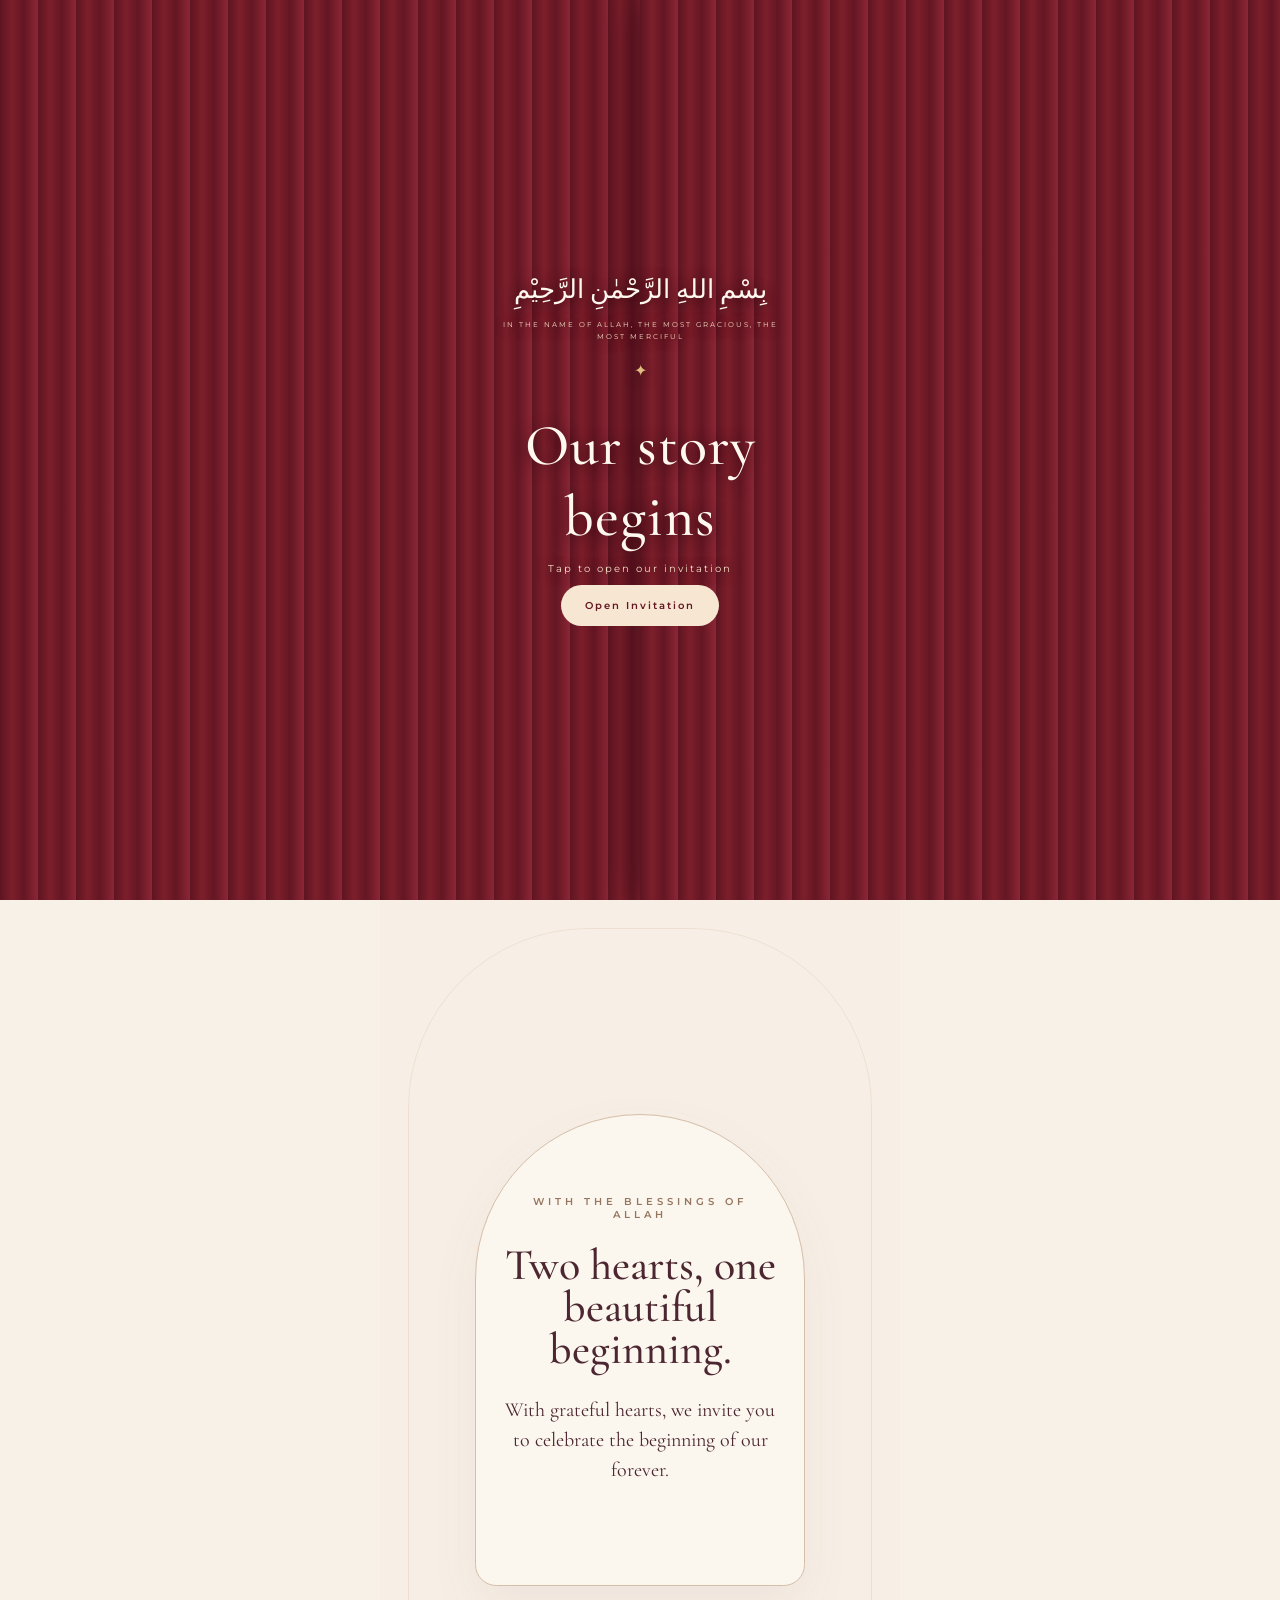
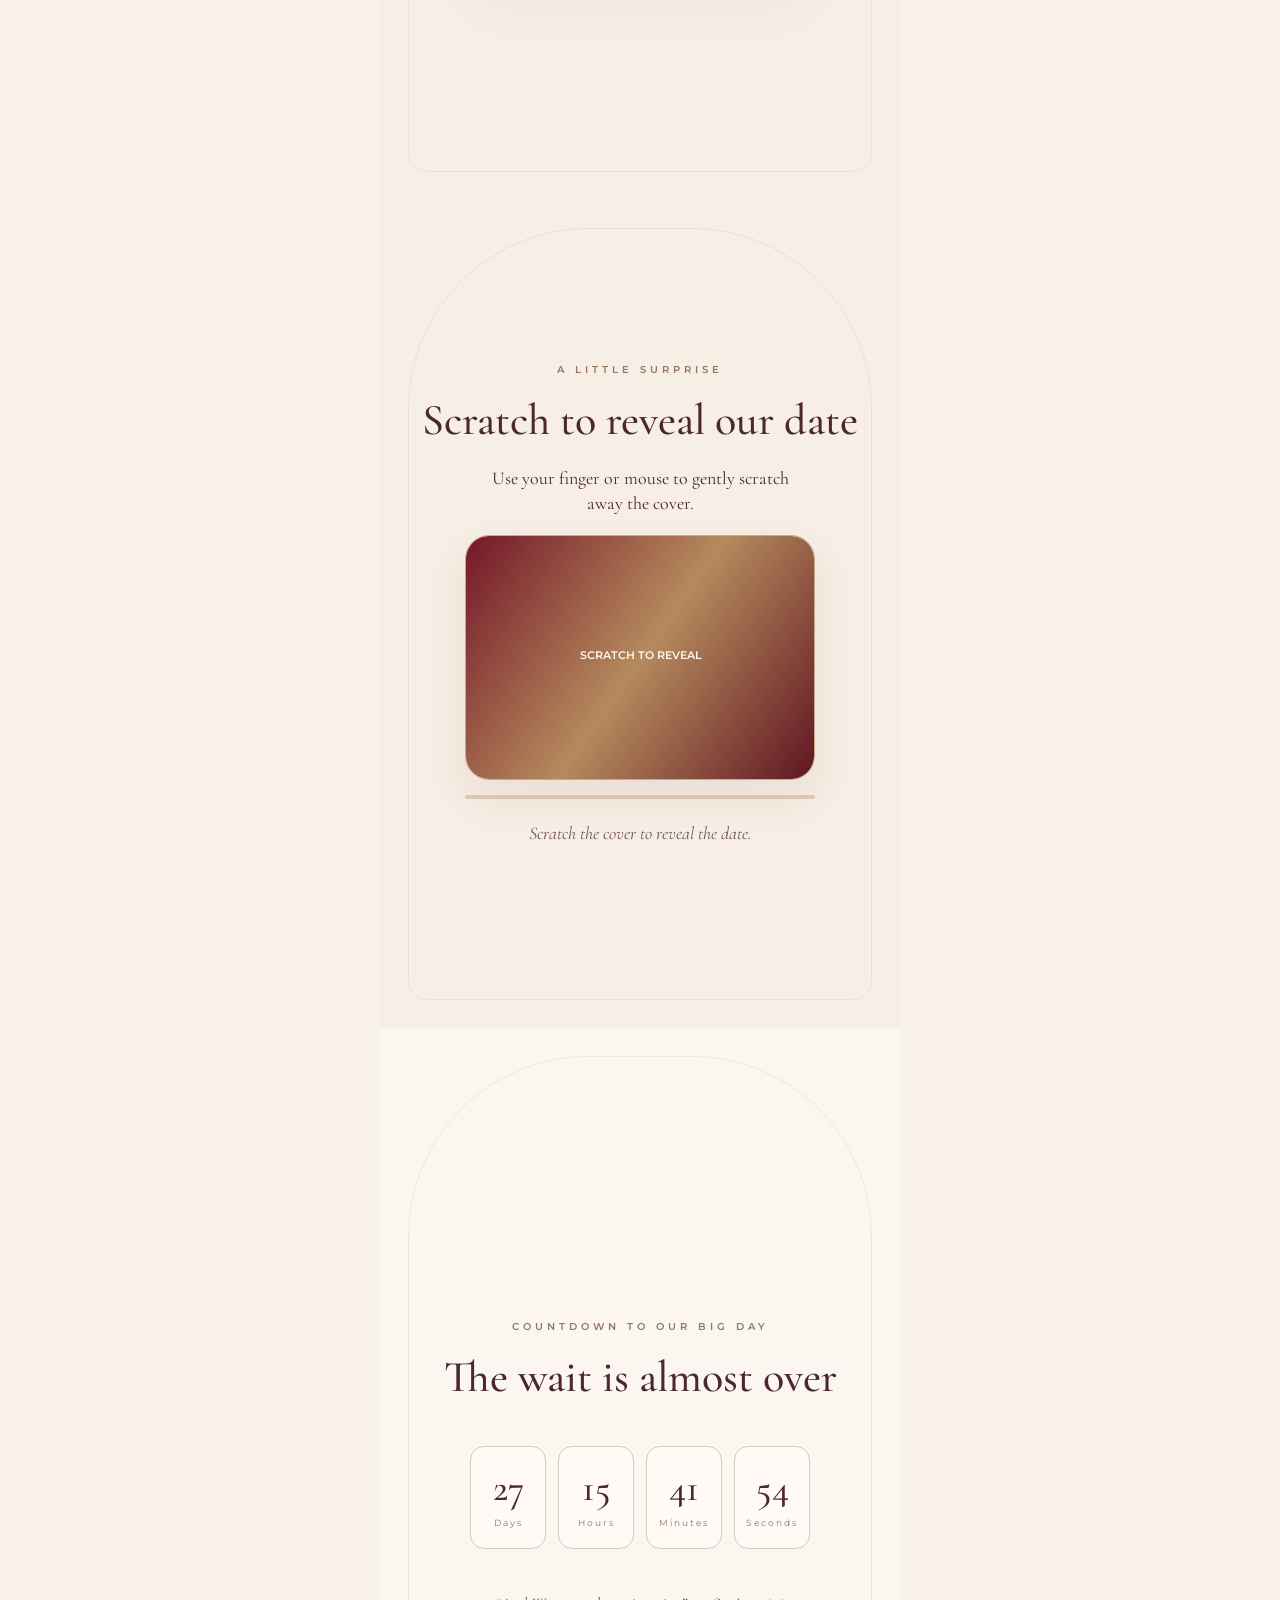
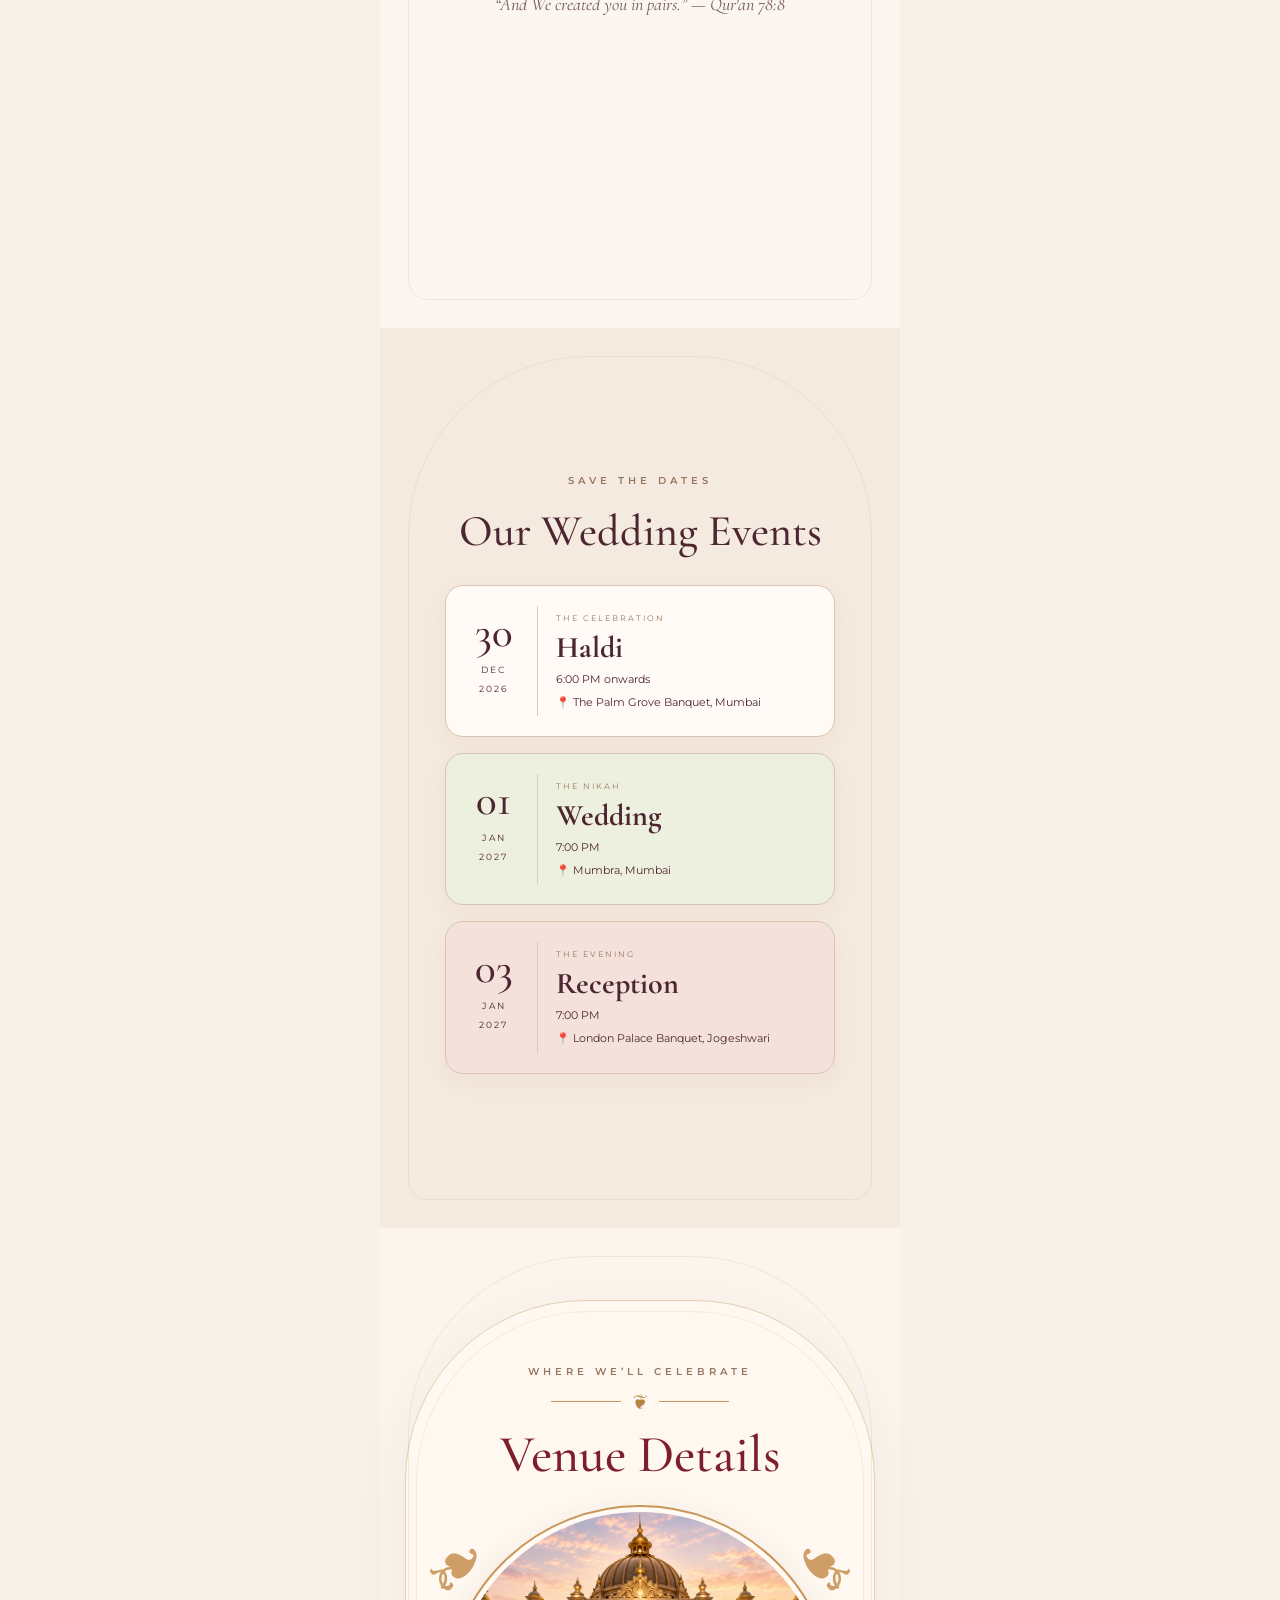
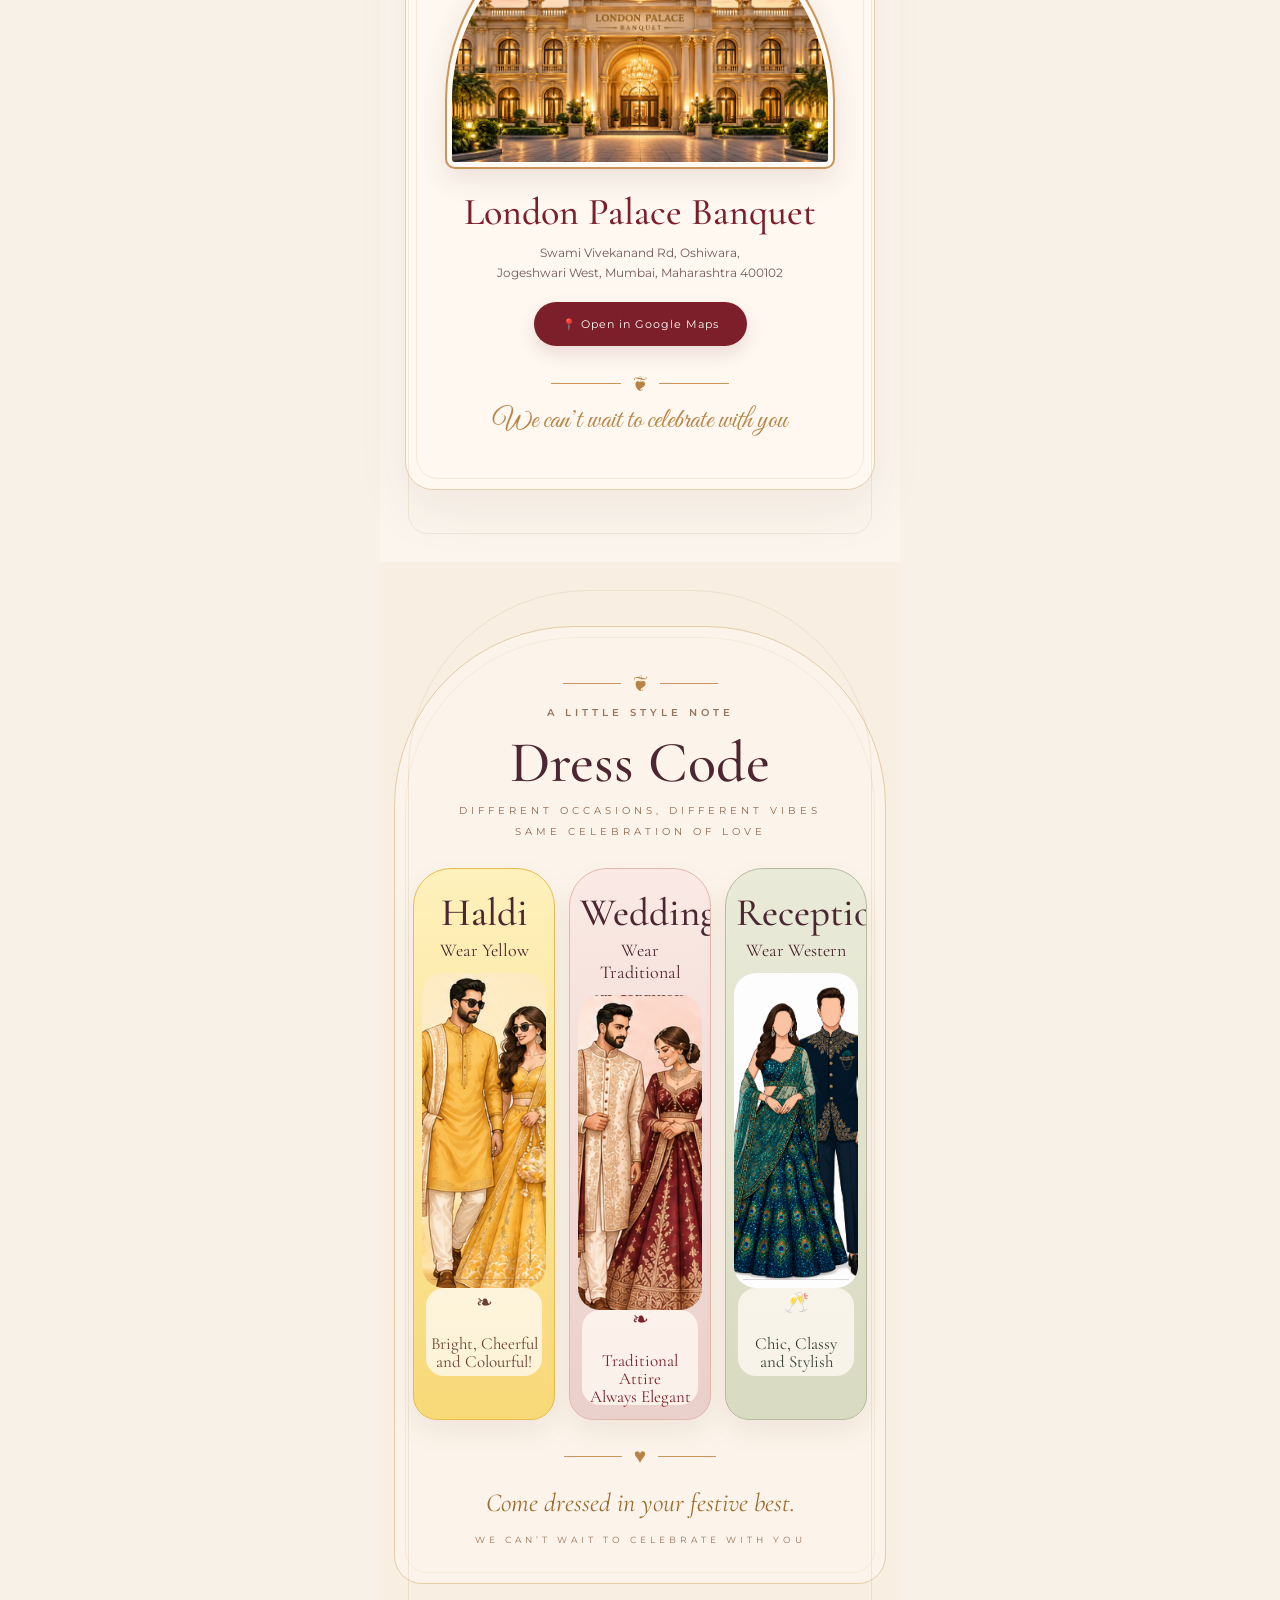
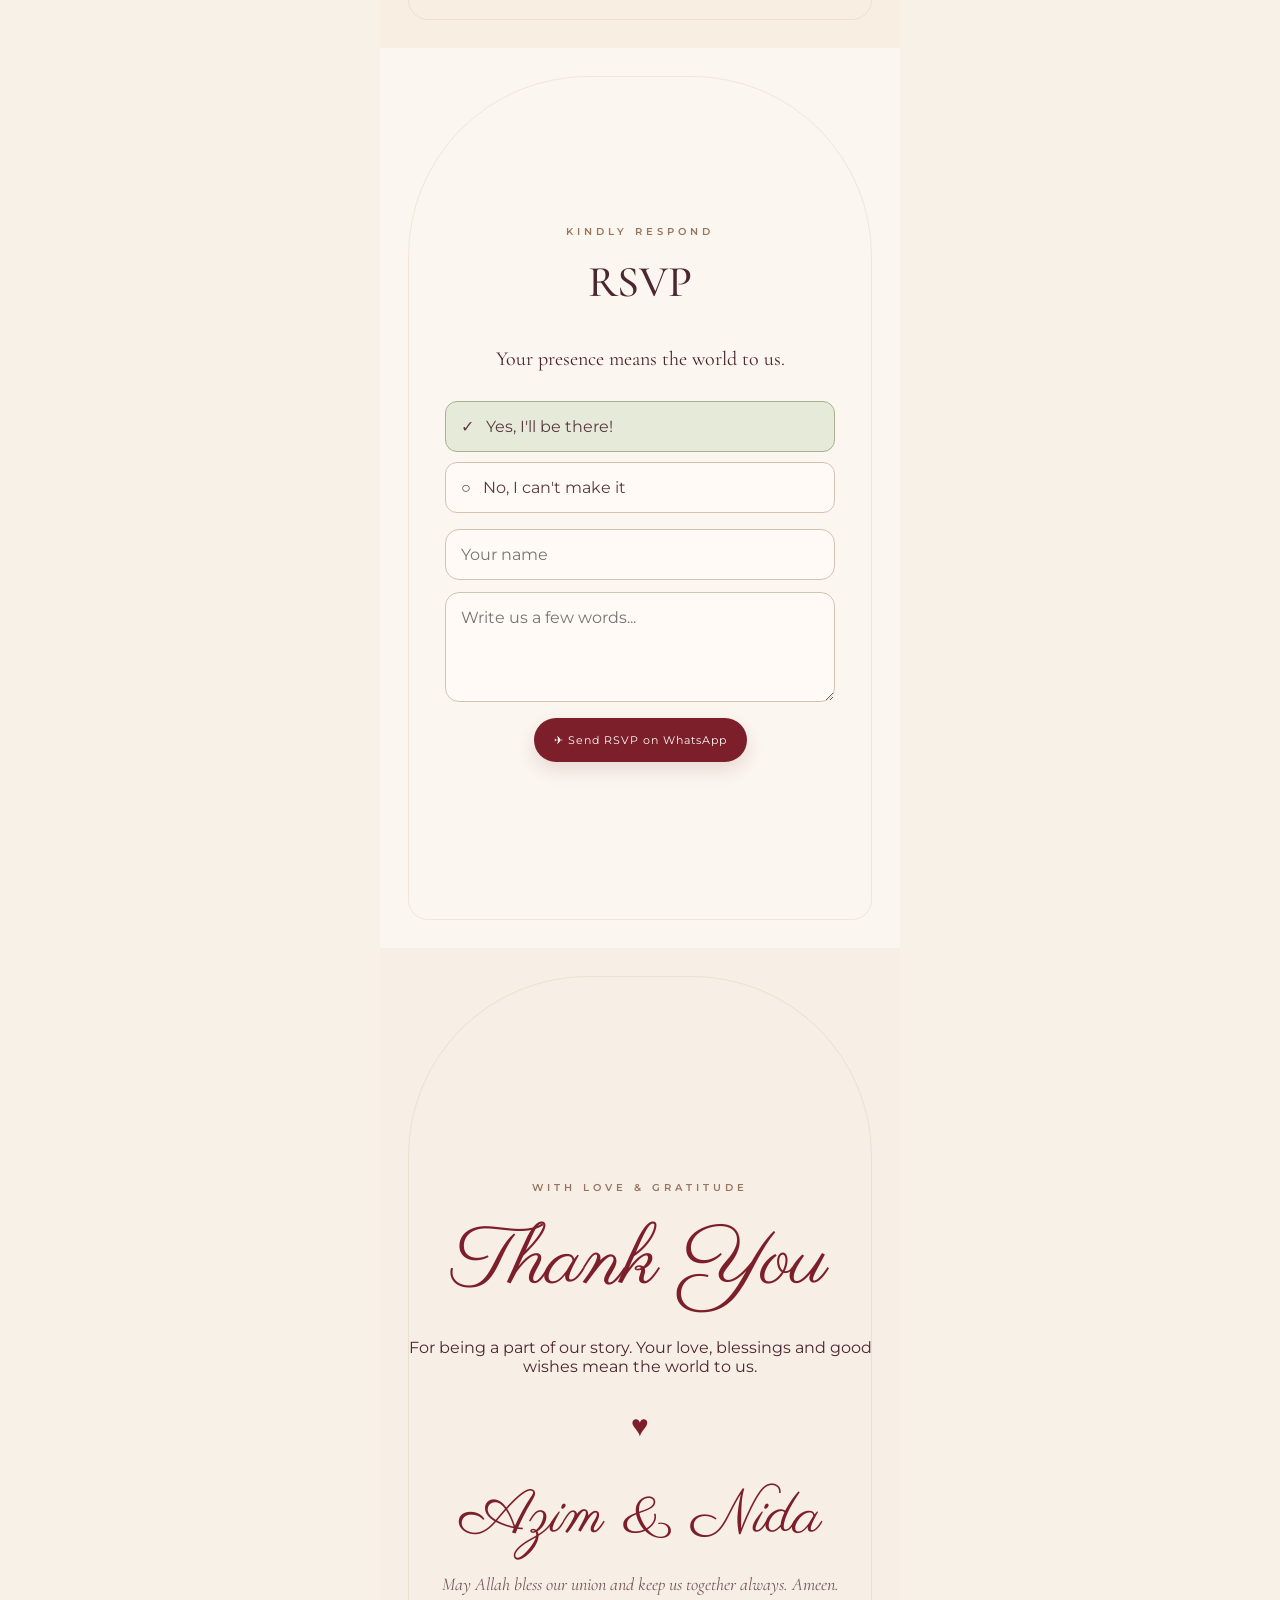
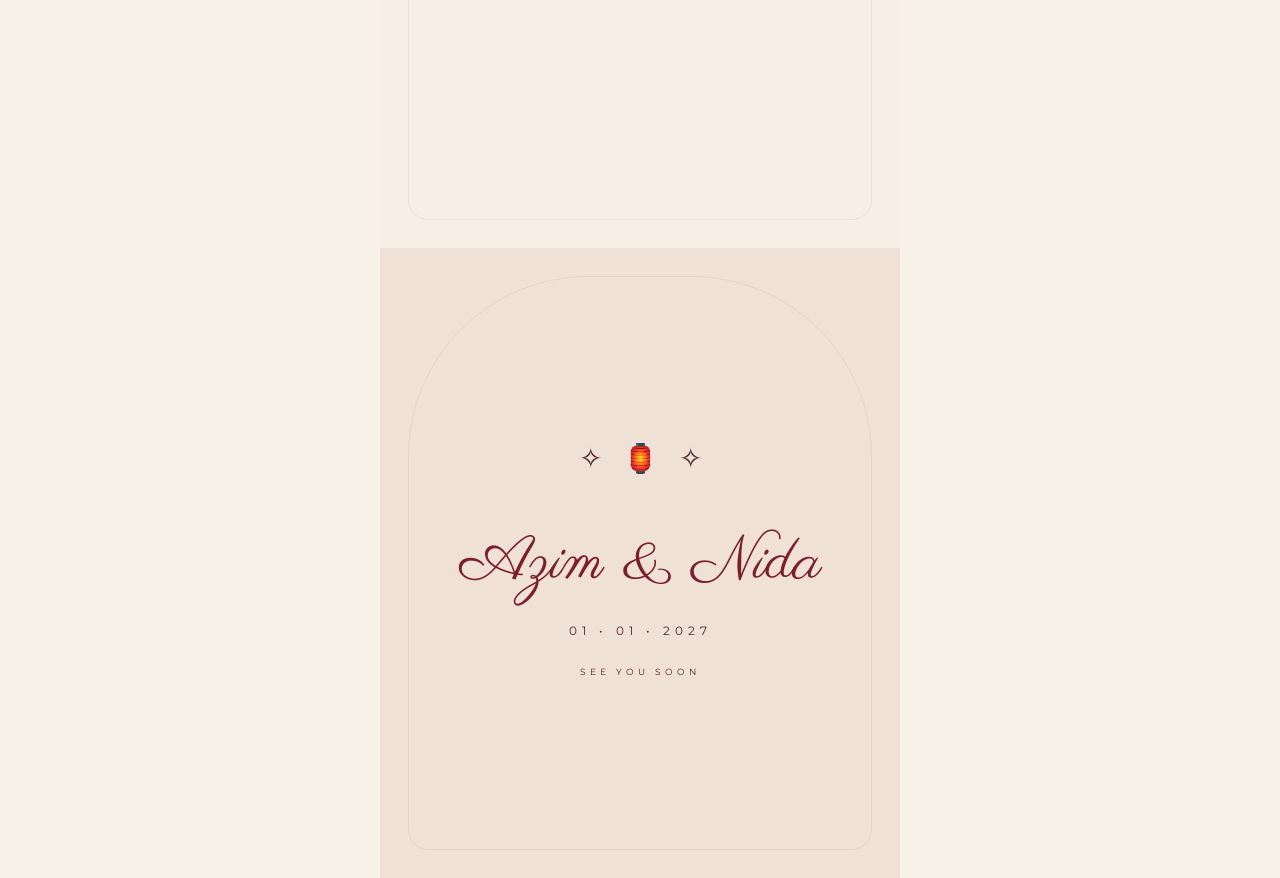
<file: index.html>
<!DOCTYPE html>
<html lang="en">
<head>
  <meta charset="UTF-8">
  <meta name="viewport" content="width=device-width, initial-scale=1.0, viewport-fit=cover">
  <meta name="theme-color" content="#7c1f2b">
  <meta name="description" content="The wedding invitation of Azim & Nida — 1 January 2027.">
  <title>Azim & Nida — Wedding Invitation</title>
  <link rel="preconnect" href="https://fonts.googleapis.com">
  <link rel="preconnect" href="https://fonts.gstatic.com" crossorigin>
  <link href="https://fonts.googleapis.com/css2?family=Cormorant+Garamond:wght@400;500;600&family=Great+Vibes&family=Montserrat:wght@400;500;600&family=Parisienne&display=swap" rel="stylesheet">
  <link rel="stylesheet" href="style.css">
</head>
<body>
  <div id="curtain" class="curtain" aria-label="Opening invitation">
    <div class="curtain-panel left"></div>
    <div class="curtain-panel right"></div>
    <div class="curtain-content">
      <div class="arabic">بِسْمِ اللهِ الرَّحْمٰنِ الرَّحِيْمِ</div>
      <div class="tiny">IN THE NAME OF ALLAH, THE MOST GRACIOUS, THE MOST MERCIFUL</div>
      <div class="ornament">✦</div>
      <h1>Our story begins</h1>
      <p>Tap to open our invitation</p>
      <button id="openInvite">Open Invitation</button>
    </div>
  </div>

  <button id="musicBtn" class="music-btn" aria-label="Toggle music">♪</button>
  <audio id="music" loop preload="auto" playsinline webkit-playsinline>
    <source src="music/jashn-e-bahaara.mp3" type="audio/mpeg">
  </audio>

  <main>
    <section class="hero section">
      <div class="floating-flower">✽</div>
      <div class="eyebrow">WE'RE GETTING MARRIED</div>
      <h2 class="script">Azim</h2>
       <div class="ampersand">&</div>
       <h2 class="script">Nida</h2>
      <p class="subtitle">A journey of faith, love & togetherness begins</p>
      <div class="date">?? <span>•</span> ??? <span>•</span> 2027</div>
      <div class="scroll">SCROLL TO EXPLORE ↓</div>
    </section>

    <section class="section intro">
      <div class="arch">
        <div class="eyebrow">WITH THE BLESSINGS OF ALLAH</div>
        <h3>Two hearts, one beautiful beginning.</h3>
        <p>With grateful hearts, we invite you to celebrate the beginning of our forever.</p>
      </div>
    </section>    <section class="section date-reveal-section" id="dateReveal">
      <div class="eyebrow">A LITTLE SURPRISE</div>
      <h3 class="section-title">Scratch to reveal our date</h3>
      <p class="scratch-hint">Use your finger or mouse to gently scratch away the cover.</p>
      <div class="scratch-card" id="scratchCard">
        <div class="revealed-date">
          <span class="revealed-day">01</span><span class="revealed-month">JANUARY</span><span class="revealed-year">2027</span><small>OUR WEDDING DAY</small>
        </div>
        <canvas id="scratchCanvas" aria-label="Scratch to reveal the wedding date"></canvas>
      </div>
      <div class="scratch-progress"><span id="scratchProgress"></span></div>
      <p id="scratchStatus" class="quote">Scratch the cover to reveal the date.</p>
    </section>
    <section class="section countdown-section">
      <div class="eyebrow">COUNTDOWN TO OUR BIG DAY</div>
      <h3 class="section-title">The wait is almost over</h3>
      <div class="countdown">
        <div><strong id="days">--</strong><span>Days</span></div><div><strong id="hours">--</strong><span>Hours</span></div><div><strong id="minutes">--</strong><span>Minutes</span></div><div><strong id="seconds">--</strong><span>Seconds</span></div>
      </div>
      <p class="quote">“And We created you in pairs.” — Qur'an 78:8</p>
    </section>

    <section class="section events">
      <div class="eyebrow">SAVE THE DATES</div>
      <h3 class="section-title">Our Wedding Events</h3>

      <article class="event-card haldi">
        <div class="event-date"><b>30</b><span>DEC<br>2026</span></div>
        <div class="event-info">
          <span class="event-label">THE CELEBRATION</span>
          <h4>Haldi</h4>
          <p>6:00 PM onwards</p>
          <p>📍 The Palm Grove Banquet, Mumbai</p>
        </div>
      </article>

      <article class="event-card nikah">
        <div class="event-date"><b>01</b><span>JAN<br>2027</span></div>
        <div class="event-info">
          <span class="event-label">THE NIKAH</span>
          <h4>Wedding</h4>
          <p>7:00 PM</p>
          <p>📍 Mumbra, Mumbai</p>
        </div>
      </article>

      <article class="event-card reception">
        <div class="event-date"><b>03</b><span>JAN<br>2027</span></div>
        <div class="event-info">
          <span class="event-label">THE EVENING</span>
          <h4>Reception</h4>
          <p>7:00 PM</p>
          <p>📍 London Palace Banquet, Jogeshwari</p>
        </div>
      </article>
    </section>

    <section class="section venue">
      <div class="venue-frame">
        <div class="eyebrow">WHERE WE’LL CELEBRATE</div>
        <div class="venue-ornament"><span></span> ❦ <span></span></div>
        <h3 class="section-title">Venue Details</h3>

        <div class="venue-image-wrap">
          <div class="venue-floral venue-floral-left">❧</div>
          <img class="venue-image" src="images/London-Palace.png" alt="London Palace Banquet" loading="lazy">
          <div class="venue-floral venue-floral-right">❧</div>
        </div>

        <h4>London Palace Banquet</h4>
        <p class="venue-address">Swami Vivekanand Rd, Oshiwara,<br>Jogeshwari West, Mumbai, Maharashtra 400102</p>
        <a class="primary-btn venue-map-btn" href="https://www.google.com/maps/search/?api=1&query=London+Palace+Banquet%2C+Swami+Vivekanand+Rd%2C+Oshiwara%2C+Jogeshwari+West%2C+Mumbai%2C+Maharashtra+400102" target="_blank" rel="noopener">📍 Open in Google Maps</a>

        <div class="venue-bottom-ornament"><span></span> ❦ <span></span></div>
        <p class="venue-closing">We can’t wait to celebrate with you</p>
      </div>
    </section>

    <section class="section dress">
      <div class="dress-frame">
        <div class="dress-top-ornament"><span></span> ❦ <span></span></div>
        <div class="eyebrow">A LITTLE STYLE NOTE</div>
        <h3 class="section-title">Dress Code</h3>
        <p class="dress-intro">Different occasions, different vibes<br>same celebration of love</p>

        <div class="dress-grid">
          <article class="dress-card dress-haldi">
            <div class="dress-card-head">
              <h4>Haldi</h4>
              <p>Wear Yellow</p>
            </div>
            <div class="dress-art">
              <img src="images/dress-haldi.png" alt="Haldi traditional outfit inspiration">
            </div>
            <div class="dress-card-note"><span>❧</span><br>Bright, Cheerful<br>and Colourful!</div>
          </article>

          <article class="dress-card dress-wedding">
            <div class="dress-card-head">
              <h4>Wedding</h4>
              <p>Wear Traditional</p>
            </div>
            <div class="dress-art">
              <img src="images/dress-wedding.png" alt="Wedding traditional outfit inspiration">
            </div>
            <div class="dress-card-note"><span>❧</span><br>Traditional Attire<br>Always Elegant</div>
          </article>

          <article class="dress-card dress-reception">
            <div class="dress-card-head">
              <h4>Reception</h4>
              <p>Wear Western</p>
            </div>
            <div class="dress-art">
              <img src="images/dress-reception.png" alt="Reception western outfit inspiration">
            </div>
            <div class="dress-card-note"><span>🥂</span><br>Chic, Classy<br>and Stylish</div>
          </article>
        </div>

        <div class="dress-bottom-ornament"><span></span> ♥ <span></span></div>
        <p class="quote dress-quote">Come dressed in your festive best.</p>
        <div class="dress-closing">WE CAN’T WAIT TO CELEBRATE WITH YOU</div>
      </div>
    </section>

    <section class="section rsvp" id="rsvp">
      <div class="eyebrow">KINDLY RESPOND</div>
      <h3 class="section-title">RSVP</h3>
      <p>Your presence means the world to us.</p>
      <div class="rsvp-options">
        <button class="rsvp-option active" data-value="Yes, I'll be there!">✓ &nbsp; Yes, I'll be there!</button>
        <button class="rsvp-option" data-value="No, I can't make it">○ &nbsp; No, I can't make it</button>
      </div>
      <input id="guestName" type="text" placeholder="Your name" autocomplete="name">
      <textarea id="message" placeholder="Write us a few words..."></textarea>
      <button id="sendRsvp" class="primary-btn">✈ Send RSVP on WhatsApp</button>
    </section>

    <section class="section thankyou">
      <div class="eyebrow">WITH LOVE & GRATITUDE</div>
      <h3 class="script big">Thank You</h3>
      <p>For being a part of our story. Your love, blessings and good wishes mean the world to us.</p>
      <div class="heart">♥</div>
      <div class="script names">Azim & Nida</div>
      <p class="quote">May Allah bless our union and keep us together always. Ameen.</p>
    </section>

    <footer class="section footer">
      <div class="lanterns">✧ &nbsp; 🏮 &nbsp; ✧</div>
      <div class="script names">Azim & Nida</div>
      <div class="date">01 • 01 • 2027</div>
      <p>SEE YOU SOON</p>
    </footer>
  </main>

  <script src="script.js"></script>
</body>
</html>
</file>
<file: style.css>
*{box-sizing:border-box}html{scroll-behavior:smooth}body{margin:0;background:#f8f1e8;color:#4c2630;font-family:"Montserrat",sans-serif}button,input,textarea{font:inherit}button{cursor:pointer}main{overflow:hidden}.section{min-height:100svh;padding:72px 22px;display:flex;flex-direction:column;align-items:center;justify-content:center;text-align:center;position:relative}.hero{background:radial-gradient(circle at 50% 25%,#fffaf3 0,#f8eee4 45%,#ead9cc 100%);border-bottom:1px solid #dcc4b4}.hero:before,.section:after{content:"";position:absolute;inset:18px;border:1px solid #c7a37e33;border-radius:180px 180px 20px 20px;pointer-events:none}.eyebrow{font-size:10px;letter-spacing:4px;color:#96765f;font-weight:600}.script{font-family:"Great Vibes",cursive;font-size:82px;font-weight:400;line-height:.75;margin:28px 0 4px;color:#7c1f2b}.ampersand{font-family:"Cormorant Garamond",serif;font-size:30px;color:#b58a5d}.subtitle{max-width:280px;line-height:1.8;font-family:"Cormorant Garamond",serif;font-size:19px}.date{letter-spacing:5px;font-size:12px;margin-top:24px}.date span{color:#b58a5d}.scroll{position:absolute;bottom:30px;font-size:9px;letter-spacing:3px;color:#96765f}.floating-flower{position:absolute;right:10%;top:10%;font-size:35px;color:#b58a5d;opacity:.35}.intro{background:#f7efe6}.arch{max-width:330px;padding:80px 28px;border:1px solid #d6bfa9;border-radius:170px 170px 22px 22px;background:#fbf6ee;box-shadow:0 20px 50px #6f3b2810}.arch h3,.section-title{font-family:"Cormorant Garamond",serif;font-size:44px;font-weight:500;line-height:.95;margin:24px 0}.arch p{font-family:"Cormorant Garamond",serif;font-size:20px;line-height:1.5}.countdown-section{background:#fbf6ef}.countdown{display:grid;grid-template-columns:repeat(2,1fr);gap:12px;width:min(340px,100%);margin:24px 0}.countdown div{border:1px solid #d9c7b7;border-radius:14px;padding:18px 8px;background:#fffaf5}.countdown strong{display:block;font-family:"Cormorant Garamond",serif;font-size:38px;font-weight:500}.countdown span{font-size:9px;letter-spacing:2px;color:#96765f}.quote{font-family:"Cormorant Garamond",serif;font-size:18px;font-style:italic;color:#76585b;line-height:1.5}.events{background:#f5eadf}.event-card{width:min(390px,100%);display:flex;text-align:left;gap:18px;padding:20px;margin:8px 0;border-radius:18px;border:1px solid #dbc4b0;background:#fffaf5;box-shadow:0 8px 25px #6735260b}.event-date{min-width:72px;text-align:center;border-right:1px solid #dcc9b7;padding-right:16px}.event-date b{display:block;font-family:"Cormorant Garamond",serif;font-size:43px;font-weight:500}.event-date span{font-size:9px;letter-spacing:2px}.event-info h4{font-family:"Cormorant Garamond",serif;font-size:30px;margin:4px 0}.event-info p{font-size:11px;line-height:1.6;margin:5px 0}.event-label{font-size:8px;letter-spacing:2px;color:#96765f}.nikah{background:#eef0df}.reception{background:#f4e1dc}.venue{background:#fbf5ed}.venue-art{width:120px;height:90px;border:1px solid #c8a77e;border-radius:60px 60px 12px 12px;display:flex;align-items:center;justify-content:center;font-size:35px;margin:20px 0}.venue h4{font-family:"Cormorant Garamond",serif;font-size:32px;margin:0}.venue p{line-height:1.7;font-size:12px}.venue-note{font-size:10px!important;color:#9a7e70}.primary-btn{border:0;background:#7c1f2b;color:#fffaf5;text-decoration:none;padding:15px 20px;border-radius:30px;font-size:11px;letter-spacing:1px;display:inline-block;margin:10px 0;box-shadow:0 8px 18px #7c1f2b22}.dress{background:#f4eadf}.dress-grid{display:grid;grid-template-columns:1fr 1fr;gap:12px;width:min(360px,100%);margin:20px 0}.dress-item{padding:20px 10px;border:1px solid #dbc4b0;border-radius:16px;background:#fffaf5}.dress-icon{font-size:40px;color:#a57b56;margin-bottom:10px}.dress-item b{display:block;font-family:"Cormorant Garamond",serif;font-size:23px}.dress-item span{font-size:9px;line-height:1.5;display:block;margin-top:5px}.rsvp{background:#fbf6ef}.rsvp>p{font-family:"Cormorant Garamond",serif;font-size:20px}.rsvp-options{width:min(390px,100%);display:grid;gap:10px;margin:10px 0}.rsvp-option{border:1px solid #d5c2b1;background:#fffaf5;color:#5b3940;border-radius:12px;padding:15px;text-align:left}.rsvp-option.active{background:#e5ead9;border-color:#a9b28e}.rsvp input,.rsvp textarea{width:min(390px,100%);border:1px solid #d5c2b1;background:#fffaf5;border-radius:14px;padding:15px;margin:6px 0;outline:none;color:#4c2630}.rsvp textarea{min-height:110px;resize:vertical}.small{font-size:11px!important}.small a{color:#7c1f2b}.thankyou{background:#f7eee5}.big{font-size:78px;margin:30px 0}.heart{font-size:30px;color:#7c1f2b;margin:15px}.names{font-family:"Great Vibes",cursive;font-size:52px;color:#7c1f2b}.footer{min-height:70svh;background:#efe1d5}.lanterns{font-size:28px;margin-bottom:30px}.footer p{font-size:9px;letter-spacing:4px;margin-top:28px}.music-btn{position:fixed;right:18px;top:18px;z-index:50;width:44px;height:44px;border-radius:50%;border:1px solid #c7a37e;background:#fffaf5dd;color:#7c1f2b;font-size:22px;box-shadow:0 5px 15px #0001}.curtain{position:fixed;inset:0;z-index:100;background:#f7eee5;overflow:hidden;display:flex;align-items:center;justify-content:center}.curtain-panel{position:absolute;top:0;bottom:0;width:50%;background:repeating-linear-gradient(90deg,#5e1421 0,#7c1f2b 12px,#641623 24px,#8c2635 38px);transition:transform 1.8s cubic-bezier(.77,0,.18,1);box-shadow:0 0 40px #2b0710aa}.curtain-panel.left{left:0}.curtain-panel.right{right:0}.curtain.open .left{transform:translateX(-102%)}.curtain.open .right{transform:translateX(102%)}.curtain-content{position:relative;z-index:2;text-align:center;max-width:290px;transition:opacity .5s}.curtain.open .curtain-content{opacity:0}.arabic{font-family:"Cormorant Garamond",serif;font-size:26px;margin-bottom:14px}.tiny{font-size:7px;letter-spacing:2px;line-height:1.7}.curtain-content h1{font-family:"Great Vibes",cursive;font-size:54px;font-weight:400;margin:30px 0 10px;color:#7c1f2b}.curtain-content p{font-size:10px;letter-spacing:2px}.ornament{color:#b58a5d;margin:18px}.curtain-content button{background:#7c1f2b;color:#fff;border:0;border-radius:30px;padding:14px 24px;font-size:10px;letter-spacing:2px}@media(min-width:700px){.section{max-width:520px;margin:auto}.hero:before,.section:after{inset:28px}.countdown{grid-template-columns:repeat(4,1fr)}}
.curtain-content{z-index:5;color:#fff8ef;text-shadow:0 2px 14px rgba(35,3,10,.65)}
.curtain-content h1{font-family:"Cormorant Garamond",serif;font-size:58px;font-weight:500;letter-spacing:1px;color:#fff8ef;text-shadow:0 2px 15px rgba(35,3,10,.7)}
.curtain-content .arabic{color:#fff8ef}.curtain-content .tiny,.curtain-content p{color:#f6dfc6}.curtain-content .ornament{color:#e2bd82}
.curtain-content button{background:#f7e6d2;color:#641623;font-weight:600}
.hero .script{font-family:"Cormorant Garamond",serif;font-weight:500;font-size:92px;letter-spacing:-1px;line-height:.72}
.date-reveal-section{background:#f7eee5;min-height:92svh}.scratch-hint{font-family:"Cormorant Garamond",serif;font-size:18px;max-width:310px;line-height:1.4;margin:0 0 18px}
.scratch-card{position:relative;width:min(350px,92vw);height:245px;border:1px solid #c9a98b;border-radius:24px;overflow:hidden;background:#fffaf5;box-shadow:0 18px 45px #67352616}
.revealed-date{position:absolute;inset:0;display:flex;flex-direction:column;align-items:center;justify-content:center;color:#7c1f2b;background:radial-gradient(circle at 50% 20%,#fffaf5,#f2dfd1)}
.revealed-day{font-family:"Cormorant Garamond",serif;font-size:76px;line-height:.8}.revealed-year{font-family:"Cormorant Garamond",serif;font-size:27px;letter-spacing:7px}.revealed-date small{font-size:8px;letter-spacing:3px;color:#96765f;margin-top:15px}
#scratchCanvas{position:absolute;inset:0;z-index:2;display:block;touch-action:none;cursor:crosshair;transition:opacity .7s ease}#scratchCanvas.scratched{opacity:0;pointer-events:none}
.scratch-progress{width:min(350px,92vw);height:4px;background:#dfccbc;border-radius:10px;overflow:hidden;margin:15px 0 3px}.scratch-progress span{display:block;width:0;height:100%;background:#7c1f2b;transition:width .2s ease}
.dress-item{overflow:hidden}.dress-item img{width:100%;height:190px;object-fit:contain;display:block;margin-bottom:8px}.dress-icon{display:none}


@media (max-width: 420px) {
  }

/* =========================
   JANUARY — ELEGANT SERIF
   Matches the Wedding/event typography
========================= */

.revealed-month {
  font-family: "Cormorant Garamond", serif !important;
  font-size: 58px !important;
  font-weight: 500 !important;
  font-style: normal !important;
  letter-spacing: 0 !important;
  text-transform: none !important;
  line-height: 1 !important;
  white-space: nowrap !important;
  color: #7c1f2b !important;
  transform: none !important;
}

@media (max-width: 420px) {
  .revealed-month {
    font-size: 54px !important;
  }
}


/* =========================
   VENUE DETAILS — PALACE CARD
   Only the venue section is restyled.
========================= */
.venue {
  background:#fbf5ed;
  min-height:100svh;
  padding:72px 16px;
}
.venue-frame {
  width:min(470px,100%);
  min-height:calc(100svh - 110px);
  padding:52px 24px 40px;
  border:1px solid #e5cfae;
  border-radius:180px 180px 28px 28px;
  background:rgba(255,250,243,.72);
  box-shadow:0 20px 55px rgba(103,53,38,.07);
  position:relative;
  display:flex;
  flex-direction:column;
  align-items:center;
  justify-content:center;
}
.venue-frame:before {
  content:"";
  position:absolute;
  inset:10px;
  border:1px solid rgba(197,153,95,.16);
  border-radius:172px 172px 22px 22px;
  pointer-events:none;
}
.venue-frame .eyebrow { position:relative; z-index:1; }
.venue-ornament,
.venue-bottom-ornament {
  display:flex;
  align-items:center;
  justify-content:center;
  gap:12px;
  color:#b88445;
  font-family:"Cormorant Garamond",serif;
  font-size:20px;
  margin:12px 0 2px;
  position:relative;
  z-index:1;
}
.venue-ornament span,
.venue-bottom-ornament span {
  width:70px;
  height:1px;
  background:#c99558;
  display:block;
}
.venue .section-title {
  color:#7c1f2b;
  font-size:52px;
  margin:14px 0 26px;
  position:relative;
  z-index:1;
}
.venue-image-wrap {
  width:min(390px,100%);
  position:relative;
  margin:0 auto 20px;
  z-index:1;
}
.venue-image {
  width:100%;
  aspect-ratio:1.48 / 1;
  display:block;
  object-fit:cover;
  object-position:center;
  border:2px solid #c99558;
  border-radius:195px 195px 10px 10px;
  padding:5px;
  background:#fffaf3;
  box-shadow:0 10px 28px rgba(103,53,38,.12);
}
.venue-floral {
  position:absolute;
  top:10%;
  color:#c99558;
  font-size:74px;
  line-height:1;
  z-index:2;
  font-family:"Cormorant Garamond",serif;
  opacity:.9;
  pointer-events:none;
}
.venue-floral-left { left:-18px; transform:rotate(-45deg); }
.venue-floral-right { right:-18px; transform:scaleX(-1) rotate(-45deg); }
.venue h4 {
  font-family:"Cormorant Garamond",serif;
  color:#7c1f2b;
  font-size:38px;
  font-weight:500;
  margin:0 0 8px;
  position:relative;
  z-index:1;
}
.venue-address {
  color:#76585b;
  font-family:"Montserrat",sans-serif;
  font-size:12px;
  line-height:1.8;
  margin:0 0 10px;
  position:relative;
  z-index:1;
}
.venue-map-btn {
  margin:8px 0 18px;
  padding:15px 28px;
  font-size:11px;
  position:relative;
  z-index:1;
}
.venue-bottom-ornament { margin-top:8px; }
.venue-closing {
  font-family:"Great Vibes",cursive;
  color:#b88445;
  font-size:28px !important;
  margin:6px 0 0 !important;
  line-height:1.2 !important;
  position:relative;
  z-index:1;
}
@media (max-width:420px) {
  .venue { padding:58px 12px; }
  .venue-frame { padding:48px 16px 34px; border-radius:150px 150px 24px 24px; }
  .venue .section-title { font-size:45px; }
  .venue-image-wrap { width:100%; }
  .venue-floral { font-size:58px; }
  .venue-floral-left { left:-13px; }
  .venue-floral-right { right:-13px; }
  .venue h4 { font-size:32px; }
  .venue-closing { font-size:25px !important; }
}


/* Improve invitation button response on touch devices */
#openInvite {
  touch-action: manipulation;
  -webkit-tap-highlight-color: transparent;
}

/* =========================
   DRESS CODE — THREE OCCASIONS
========================= */
.dress {
  background:#f8eee2;
  min-height:100svh;
  padding:64px 14px;
}
.dress-frame {
  width:min(1000px,100%);
  min-height:calc(100svh - 100px);
  padding:42px 18px 38px;
  border:1px solid #e4cda9;
  border-radius:180px 180px 28px 28px;
  background:rgba(255,250,243,.45);
  position:relative;
  display:flex;
  flex-direction:column;
  align-items:center;
  justify-content:center;
}
.dress-frame:before {
  content:"";
  position:absolute;
  inset:10px;
  border:1px solid rgba(197,153,95,.13);
  border-radius:172px 172px 22px 22px;
  pointer-events:none;
}
.dress-top-ornament,.dress-bottom-ornament {
  display:flex;
  align-items:center;
  justify-content:center;
  gap:12px;
  color:#b88445;
  font-family:"Cormorant Garamond",serif;
  font-size:21px;
  position:relative;
  z-index:1;
  margin:2px 0 10px;
}
.dress-top-ornament span,.dress-bottom-ornament span {
  display:block;
  width:58px;
  height:1px;
  background:#c99558;
}
.dress .section-title {
  color:#4c2630;
  font-size:58px;
  margin:16px 0 10px;
  position:relative;
  z-index:1;
}
.dress-intro {
  font-size:10px;
  letter-spacing:4px;
  line-height:2.1;
  color:#8f684f;
  text-transform:uppercase;
  margin:0 0 26px;
  position:relative;
  z-index:1;
}
.dress-grid {
  width:min(940px,100%);
  display:grid;
  grid-template-columns:repeat(3,1fr);
  gap:14px;
  margin:0;
  position:relative;
  z-index:1;
}
.dress-card {
  min-width:0;
  overflow:hidden;
  border-radius:38px 38px 24px 24px;
  border:1px solid #d7c1a3;
  box-shadow:0 12px 28px rgba(91,57,39,.08);
  position:relative;
}
.dress-card-head {
  padding:24px 10px 12px;
  position:relative;
  z-index:2;
}
.dress-card-head h4 {
  font-family:"Cormorant Garamond",serif;
  font-size:39px;
  font-weight:500;
  margin:0;
  line-height:1;
}
.dress-card-head p {
  font-family:"Cormorant Garamond",serif;
  font-size:18px;
  margin:7px 0 0;
}
.dress-haldi { background:linear-gradient(#fff1bd,#f8d978); border-color:#e7bc50; }
.dress-wedding { background:linear-gradient(#fae9e4,#ead0cb); border-color:#dfb8ae; }
.dress-reception { background:linear-gradient(#e9ead8,#d8dac1); border-color:#b8baa1; }
.dress-art {
  height:300px;
  position:relative;
  overflow:hidden;
  background:radial-gradient(circle at 50% 30%,rgba(255,255,255,.75),rgba(255,255,255,0));
}
.dress-art:after {
  content:"";
  position:absolute;
  left:12%; right:12%; bottom:8px;
  height:1px;
  background:currentColor;
  opacity:.18;
}
.dress-person { position:absolute; bottom:22px; width:92px; height:245px; z-index:2; }
.dress-person .head { position:absolute; top:4px; left:30px; width:35px; height:35px; border-radius:50%; background:#8b5437; box-shadow:0 -5px 0 4px #3b241d; }
.dress-person .body { position:absolute; top:42px; left:16px; width:62px; height:112px; border-radius:20px 20px 10px 10px; background:#fff; }
.dress-person .leg { position:absolute; top:145px; width:16px; height:91px; border-radius:12px; background:#6b4434; }
.dress-person .leg.left { left:26px; transform:rotate(4deg); }
.dress-person .leg.right { right:26px; transform:rotate(-4deg); }
.person-man { left:13%; }
.person-woman { right:7%; width:105px; }
.person-woman .head { left:36px; }
.person-woman .body { left:14px; width:76px; height:128px; border-radius:45px 45px 18px 18px; }
.person-woman .leg { height:82px; top:160px; width:13px; }
.person-woman .leg.left { left:36px; }.person-woman .leg.right { right:36px; }
.yellow-man .body { background:#dba51f; }.yellow-man .leg { background:#f7eee0; }
.yellow-woman .body { background:#e5ad27; height:145px; top:42px; }.yellow-woman .leg { background:#f7eee0; }
.traditional-man .body { background:#efe1c9; border:3px solid #b24d3f; }
.traditional-man .leg { background:#f4eee3; }
.traditional-woman .body { background:#7e2431; height:150px; top:42px; border:2px solid #d3a25f; }
.traditional-woman .leg { background:#7e2431; }
.western-man .body { background:#27272b; border-radius:12px; }.western-man .leg { background:#19191c; }
.western-woman .body { background:#234a3d; height:148px; top:42px; border-radius:35px 35px 12px 12px; }.western-woman .leg { background:#9a775f; }
.dress-leaf { position:absolute; color:rgba(111,94,52,.5); font-size:54px; z-index:1; }
.dress-haldi .dress-leaf { color:#c99418; }.dress-wedding .dress-leaf { color:#bf766b; }.dress-reception .dress-leaf { color:#69715a; }
.leaf-a { left:8px; bottom:70px; transform:rotate(-28deg); }.leaf-b { right:8px; bottom:115px; transform:scaleX(-1) rotate(-28deg); }
.dress-card-note {
  margin:0 12px 14px;
  min-height:88px;
  border-radius:18px;
  background:rgba(255,250,243,.78);
  display:flex;
  align-items:center;
  justify-content:center;
  flex-direction:column;
  font-family:"Cormorant Garamond",serif;
  font-size:17px;
  line-height:1.05;
  color:#6a4036;
  position:relative;
  z-index:3;
}
.dress-card-note span { font-size:20px; margin-bottom:3px; }
.dress-wedding .dress-card-note { color:#7c1f2b; }.dress-reception .dress-card-note { color:#344035; }
.dress-bottom-ornament { margin-top:24px; }
.dress-quote { font-size:26px !important; margin:4px 0 12px !important; color:#9c6d32 !important; }
.dress-closing { font-size:9px; letter-spacing:4px; color:#9b7359; position:relative; z-index:1; }
@media (max-width:700px) {
  .dress { padding:58px 10px; }
  .dress-frame { min-height:calc(100svh - 82px); padding:38px 12px 34px; border-radius:145px 145px 24px 24px; }
  .dress .section-title { font-size:50px; }
  .dress-intro { font-size:8px; letter-spacing:2.7px; margin-bottom:20px; }
  .dress-grid { grid-template-columns:1fr; width:min(360px,100%); gap:14px; }
  .dress-card { border-radius:34px 34px 20px 20px; }
  .dress-card-head { padding:20px 8px 8px; }
  .dress-card-head h4 { font-size:38px; }
  .dress-card-head p { font-size:18px; }
  .dress-art { height:285px; }
  .dress-person { transform:scale(.92); transform-origin:bottom center; }
  .dress-quote { font-size:23px !important; }
  .dress-closing { letter-spacing:2.5px; text-align:center; }
}

/* Dress-code illustration images */
.dress-art {
  height: 315px;
  padding: 0 8px;
  display: flex;
  align-items: flex-end;
  justify-content: center;
  background: transparent;
}
.dress-art img {
  width: 100%;
  height: 100%;
  display: block;
  object-fit: cover;
  object-position: center top;
  border-radius: 22px;
}
@media (max-width:700px) {
  .dress-art { height: 330px; padding: 0 10px; }
  .dress-art img { border-radius: 20px; }
}


/* =========================================================
   THANK YOU + FINAL NAMES — ELEGANT CURSIVE
   Only these text elements are changed.
   ========================================================= */
.thankyou .big {
  font-family: "Parisienne", "Great Vibes", cursive !important;
  font-size: 82px !important;
  font-weight: 400 !important;
  line-height: 1 !important;
  letter-spacing: 0 !important;
  color: #7c1f2b !important;
  margin: 28px 0 18px !important;
}

.thankyou .names,
.footer .names {
  font-family: "Parisienne", "Great Vibes", cursive !important;
  font-size: 62px !important;
  font-weight: 400 !important;
  line-height: 1 !important;
  letter-spacing: 0 !important;
  color: #7c1f2b !important;
}

@media (max-width: 700px) {
  .thankyou .big {
    font-size: 70px !important;
  }

  .thankyou .names,
  .footer .names {
    font-size: 54px !important;
  }
}
</file>
